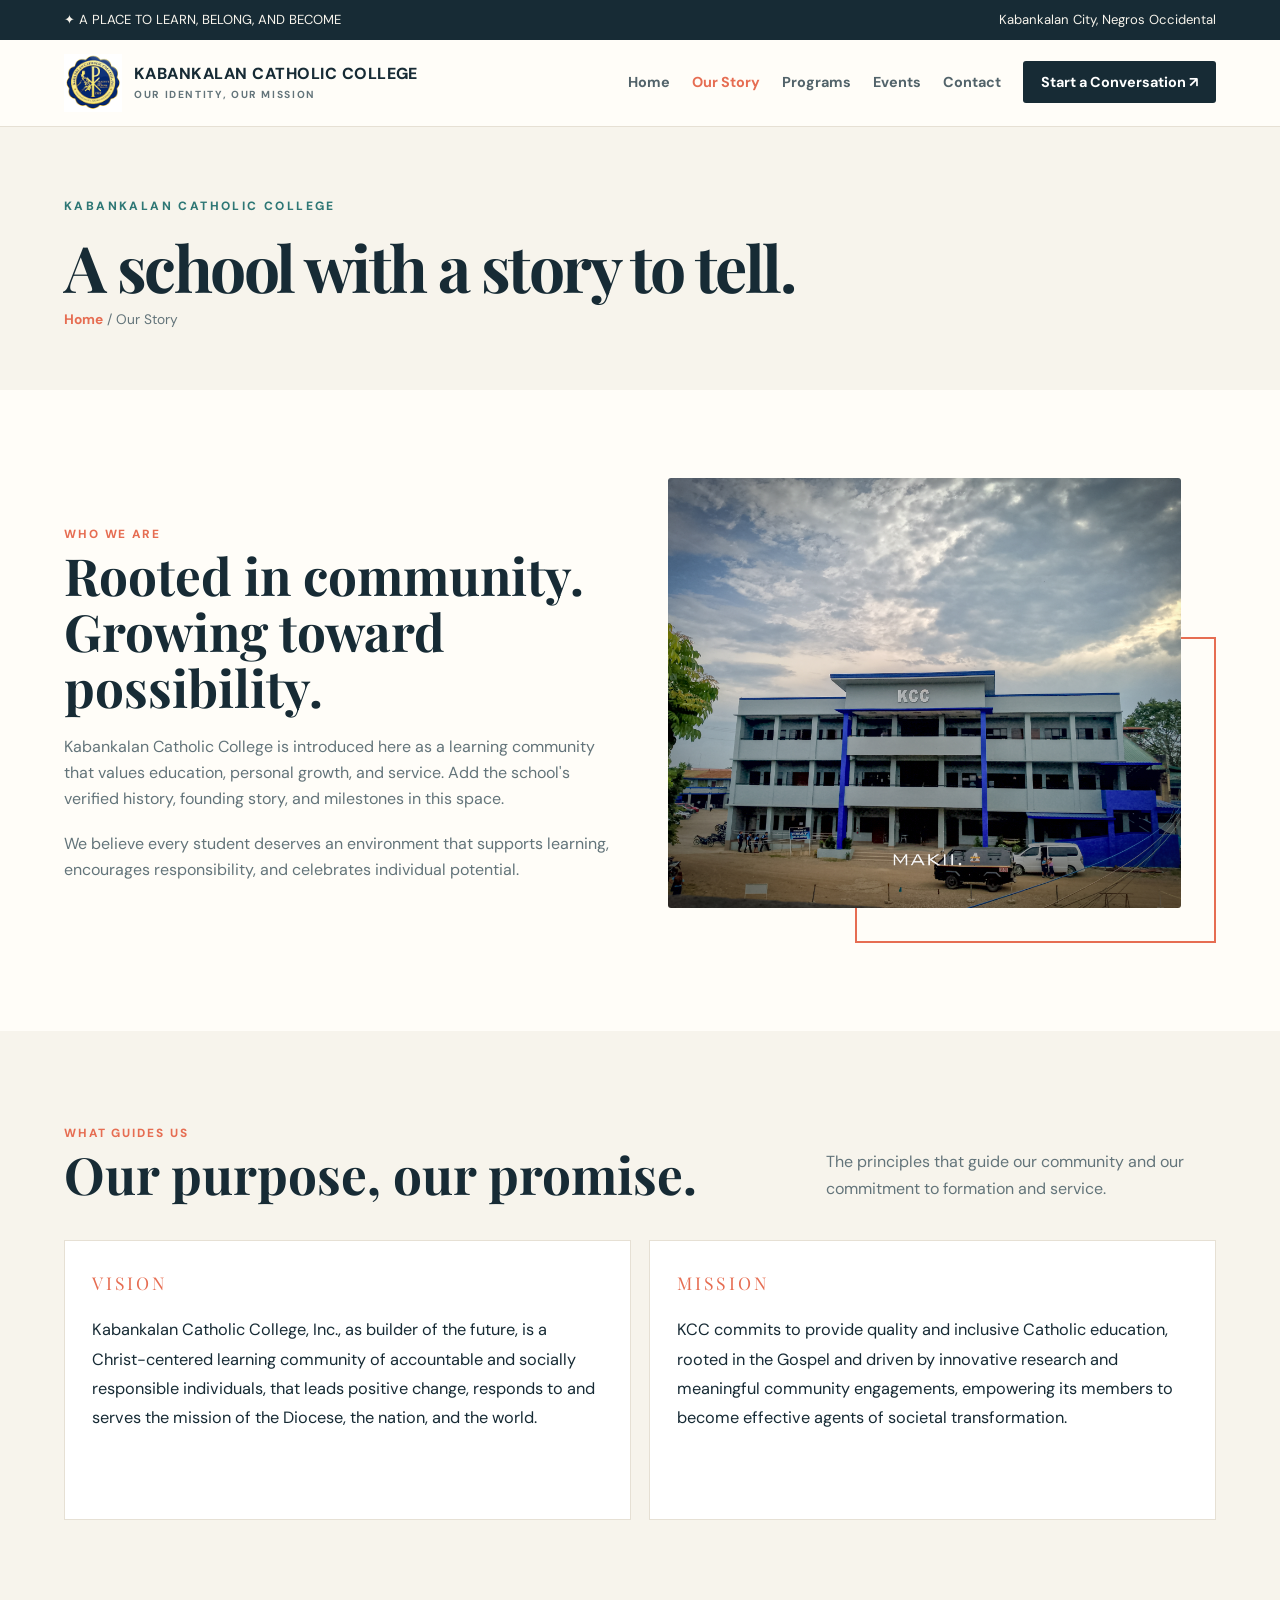
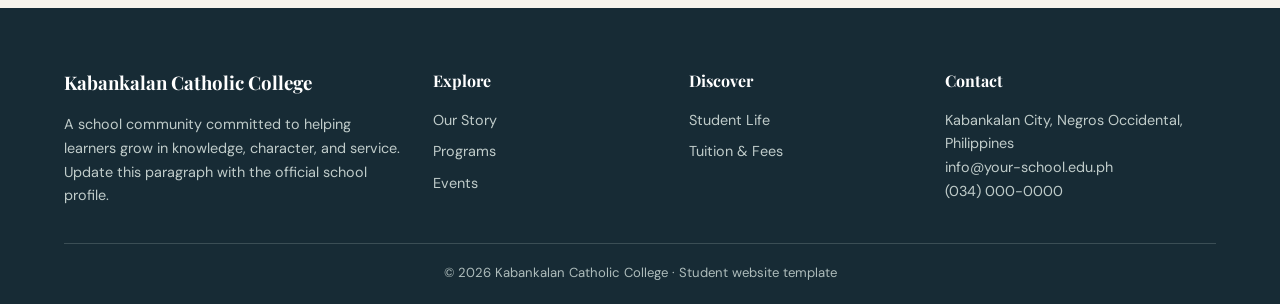
<file: about.html>
<!doctype html>

<html lang="en">

  <head>

    <meta charset="utf-8"><meta name="viewport" content="width=device-width, initial-scale=1">
<meta name="description" content="A school community where learning, character, and purpose come together.">
<title>Our Story | KCC</title><link rel="stylesheet" href="assets/css/style.css">

  </head>

  <body>

    <div class="announcement">

      <div class="wrap">

        <span>✦ A PLACE TO LEARN, BELONG, AND BECOME</span><span>Kabankalan City, Negros Occidental</span>

      </div>

    </div>

    <header class="header">

      <div class="wrap nav">

        <a class="logo" href="index.html"><img class="logo-image" src="assets/images/KCC.LOGO.png" alt="Kabankalan Catholic College logo"><span>KABANKALAN CATHOLIC COLLEGE<small>OUR IDENTITY, OUR MISSION</small></span></a>

        <button class="menu" aria-label="Open menu">

          ☰

        </button>

        <ul class="navlinks">

          <li>

            <a class="" href="index.html">Home</a>

          </li>

          <li>

            <a class="active" href="about.html">Our Story</a>

          </li>

          <li>

            <a class="" href="courses.html">Programs</a>

          </li>

          <li>

            <a class="" href="events.html">Events</a>

          </li>


          <li>

            <a class="" href="contact.html">Contact</a>

          </li>

          <li>

            <a class="apply" href="contact.html">Start a Conversation ↗</a>

          </li>

        </ul>

      </div>

    </header>

    <section class="page-head">

      <div class="wrap">

        <span class="kicker">KABANKALAN CATHOLIC COLLEGE</span>

        <h1 class="page-title">

          A school with a story to tell.

        </h1>

        <div class="crumb">

          <a href="index.html">Home</a> / Our Story

        </div>

      </div>

    </section>

    <main>

      <section class="section">

        <div class="wrap split">

          <div class="content">

            <span class="mini-label">Who we are</span>

            <h2>

              Rooted in community. Growing toward possibility.

            </h2>

            <p>

              Kabankalan Catholic College is introduced here as a learning community that values education, personal growth, and service. Add the school's verified history, founding story, and milestones in this space.

            </p>

            <p>

              We believe every student deserves an environment that supports learning, encourages responsibility, and celebrates individual potential.

            </p>

          </div>

          <div class="photo-stack">

            <img src="assets/images/IMG_20261001_153606_419.jpg" alt="Kabankalan Catholic College campus building">

          </div>

        </div>

      </section>

      <section class="section soft">

        <div class="wrap">

          <div class="section-top">

            <div>

              <span class="mini-label">What guides us</span>

              <h2>

                Our purpose, our promise.

              </h2>

            </div>

            <p>

              The principles that guide our community and our commitment to formation and service.

            </p>

          </div>

          <div class="identity-grid">

            <article class="tile">

              <span class="tile-number">VISION</span>

              <p>

                Kabankalan Catholic College, Inc., as builder of the future, is a Christ-centered learning community of accountable and socially responsible individuals, that leads positive change, responds to and serves the mission of the Diocese, the nation, and the world.

              </p>

            </article>

            <article class="tile">

              <span class="tile-number">MISSION</span>

              <p>

                KCC commits to provide quality and inclusive Catholic education, rooted in the Gospel and driven by innovative research and meaningful community engagements, empowering its members to become effective agents of societal transformation.

              </p>

            </article>

          </div>

        </div>

      </section>

    </main>

    <footer class="footer">

      <div class="wrap">

        <div class="footer-grid">

          <div>

            <h3>

              Kabankalan Catholic College

            </h3>

            <p>

              A school community committed to helping learners grow in knowledge, character, and service. Update this paragraph with the official school profile.

            </p>

          </div>

          <div>

            <h4>

              Explore

            </h4>

            <ul>

              <li>

                <a href="about.html">Our Story</a>

              </li>

              <li>

                <a href="courses.html">Programs</a>

              </li>

              <li>

                <a href="events.html">Events</a>

              </li>

            </ul>

          </div>

          <div>

            <h4>

              Discover

            </h4>

            <ul>


              <li>

                <a href="starter-page.html">Student Life</a>

              </li>

              <li>

                <a href="pricing.html">Tuition & Fees</a>

              </li>

            </ul>

          </div>

          <div>

            <h4>

              Contact

            </h4>

            <p>

              Kabankalan City, Negros Occidental, Philippines

            </p>

            <p>

              info@your-school.edu.ph

            </p>

            <p>

              (034) 000-0000

            </p>

          </div>

        </div>

        <div class="copyright">

          © <span data-year></span> Kabankalan Catholic College · Student website template

        </div>

      </div>

    </footer>

    <script src="assets/js/script.js"></script>

  </body>

</html>
</file>
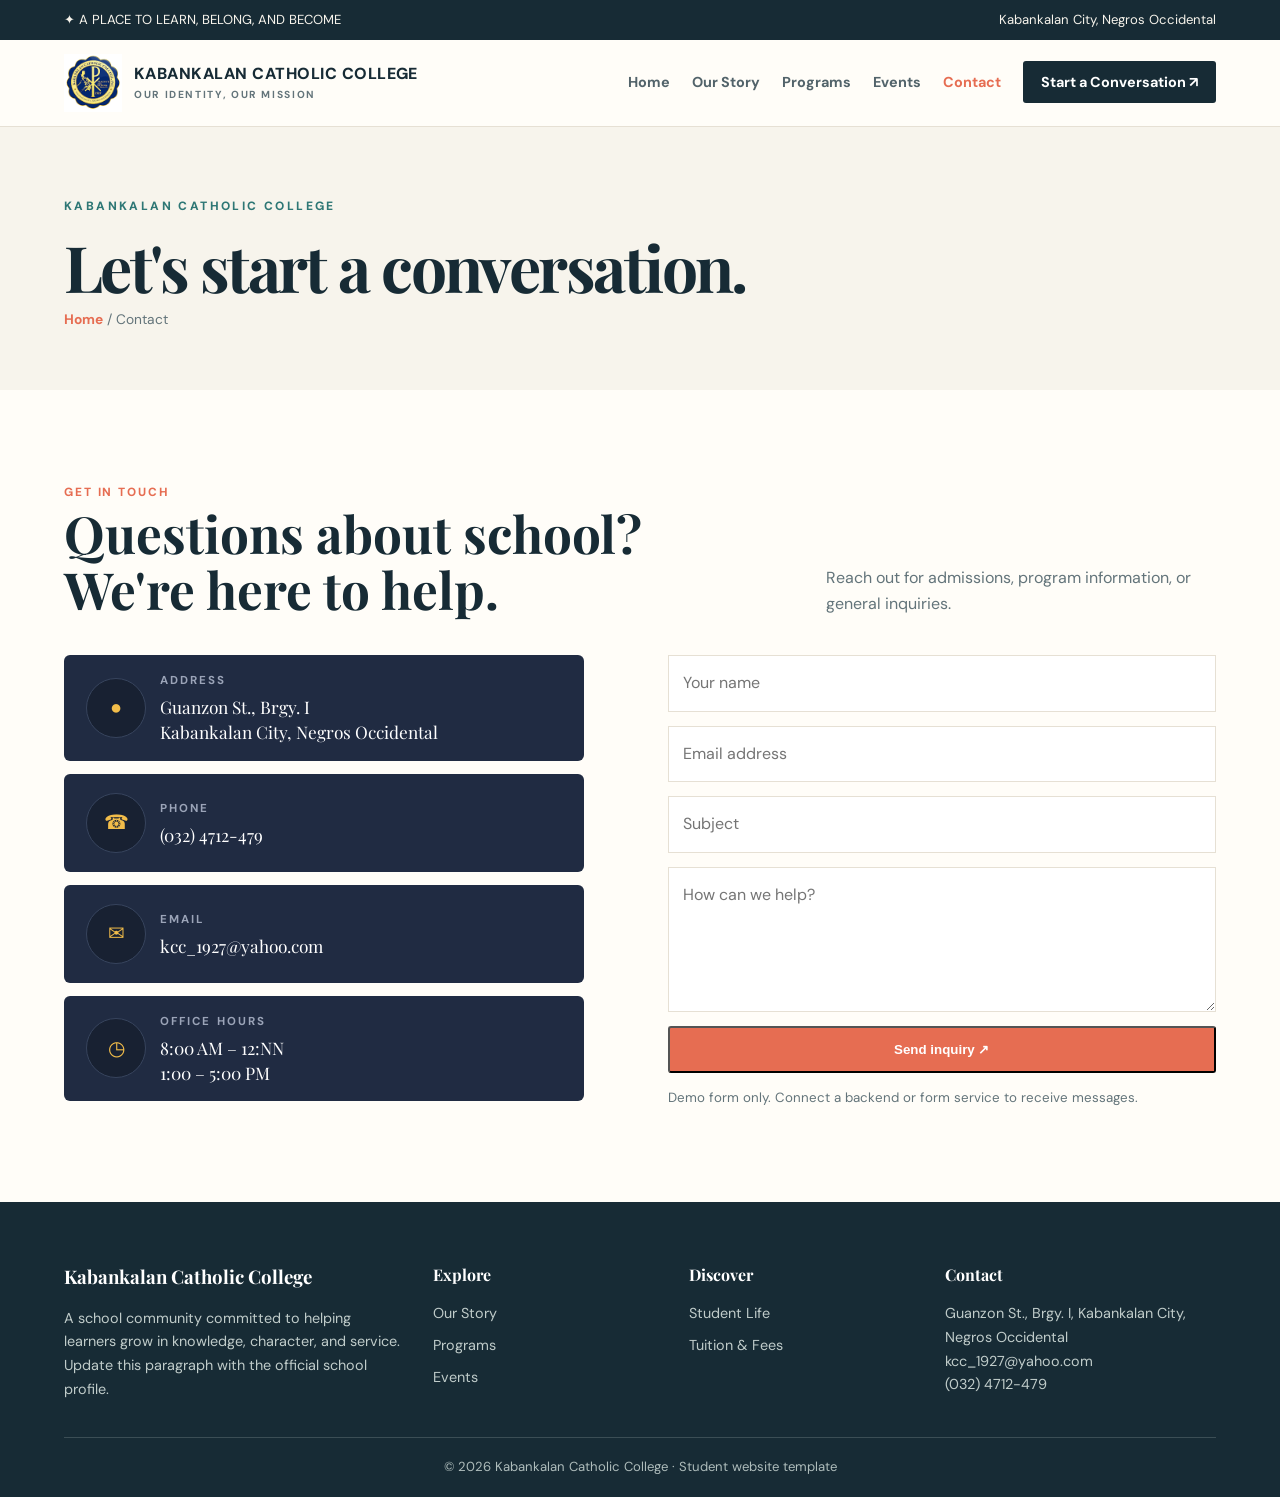
<file: contact.html>
<!doctype html>

<html lang="en">

  <head>

    <meta charset="utf-8"><meta name="viewport" content="width=device-width, initial-scale=1">
<meta name="description" content="A school community where learning, character, and purpose come together.">
<title>Contact | KCC</title><link rel="stylesheet" href="assets/css/style.css">

  </head>

  <body>

    <div class="announcement">

      <div class="wrap">

        <span>✦ A PLACE TO LEARN, BELONG, AND BECOME</span><span>Kabankalan City, Negros Occidental</span>

      </div>

    </div>

    <header class="header">

      <div class="wrap nav">

        <a class="logo" href="index.html"><img class="logo-image" src="assets/images/KCC.LOGO.png" alt="Kabankalan Catholic College logo"><span>KABANKALAN CATHOLIC COLLEGE<small>OUR IDENTITY, OUR MISSION</small></span></a>

        <button class="menu" aria-label="Open menu">

          ☰

        </button>

        <ul class="navlinks">

          <li>

            <a class="" href="index.html">Home</a>

          </li>

          <li>

            <a class="" href="about.html">Our Story</a>

          </li>

          <li>

            <a class="" href="courses.html">Programs</a>

          </li>

          <li>

            <a class="" href="events.html">Events</a>

          </li>


          <li>

            <a class="active" href="contact.html">Contact</a>

          </li>

          <li>

            <a class="apply" href="contact.html">Start a Conversation ↗</a>

          </li>

        </ul>

      </div>

    </header>

    <section class="page-head">

      <div class="wrap">

        <span class="kicker">KABANKALAN CATHOLIC COLLEGE</span>

        <h1 class="page-title">

          Let's start a conversation.

        </h1>

        <div class="crumb">

          <a href="index.html">Home</a> / Contact

        </div>

      </div>

    </section>

    <main>

      <section class="section">

        <div class="wrap">

          <div class="section-top">

            <div>

              <span class="mini-label">Get in touch</span>

              <h2>

                Questions about school? We're here to help.

              </h2>

            </div>

            <p>

              Reach out for admissions, program information, or general inquiries.

            </p>

          </div>

          <div class="split" style="align-items:start">

            <div class="contact-details">

              <div class="contact-box" data-icon="●">

                <b>Address</b><span>Guanzon St., Brgy. I<br>Kabankalan City, Negros Occidental</span>

              </div>

              <div class="contact-box" data-icon="☎">

                <b>Phone</b><span>(032) 4712-479</span>

              </div>

              <div class="contact-box" data-icon="✉">

                <b>Email</b><span>kcc_1927@yahoo.com</span>

              </div>

              <div class="contact-box" data-icon="◷">

                <b>Office hours</b><span>8:00 AM – 12:NN<br>1:00 – 5:00 PM</span>

              </div>

            </div>

            <form class="form" data-demo-form>

              <input required placeholder="Your name"><input required type="email" placeholder="Email address"><input placeholder="Subject"><textarea required placeholder="How can we help?"></textarea>

              <button class="btn" type="submit">

                Send inquiry ↗

              </button>

              <small class="muted">

                Demo form only. Connect a backend or form service to receive messages.

              </small>

            </form>

          </div>

        </div>

      </section>

    </main>

    <footer class="footer">

      <div class="wrap">

        <div class="footer-grid">

          <div>

            <h3>

              Kabankalan Catholic College

            </h3>

            <p>

              A school community committed to helping learners grow in knowledge, character, and service. Update this paragraph with the official school profile.

            </p>

          </div>

          <div>

            <h4>

              Explore

            </h4>

            <ul>

              <li>

                <a href="about.html">Our Story</a>

              </li>

              <li>

                <a href="courses.html">Programs</a>

              </li>

              <li>

                <a href="events.html">Events</a>

              </li>

            </ul>

          </div>

          <div>

            <h4>

              Discover

            </h4>

            <ul>


              <li>

                <a href="starter-page.html">Student Life</a>

              </li>

              <li>

                <a href="pricing.html">Tuition & Fees</a>

              </li>

            </ul>

          </div>

          <div>

            <h4>

              Contact

            </h4>

            <p>

              Guanzon St., Brgy. I, Kabankalan City, Negros Occidental

            </p>

            <p>

              kcc_1927@yahoo.com

            </p>

            <p>

              (032) 4712-479

            </p>

          </div>

        </div>

        <div class="copyright">

          © <span data-year></span> Kabankalan Catholic College · Student website template

        </div>

      </div>

    </footer>

    <script src="assets/js/script.js"></script>

  </body>

</html>
</file>
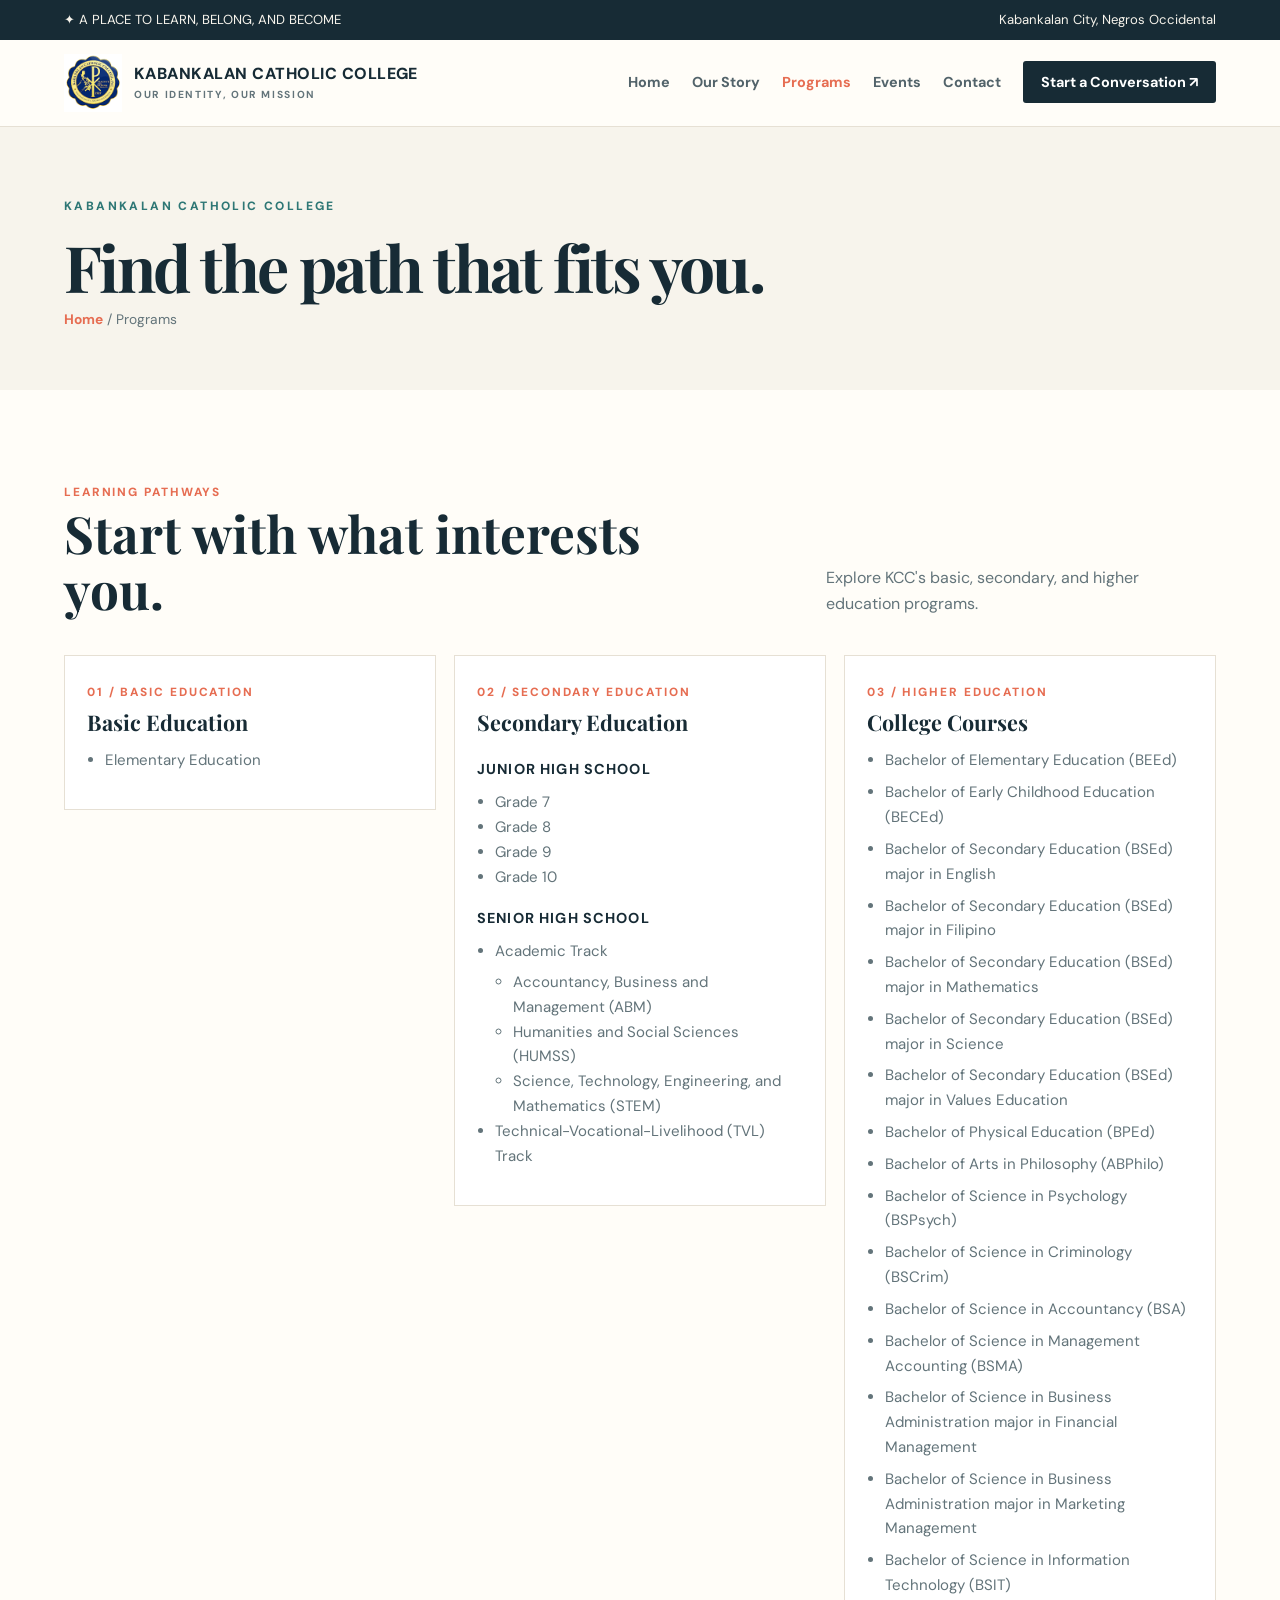
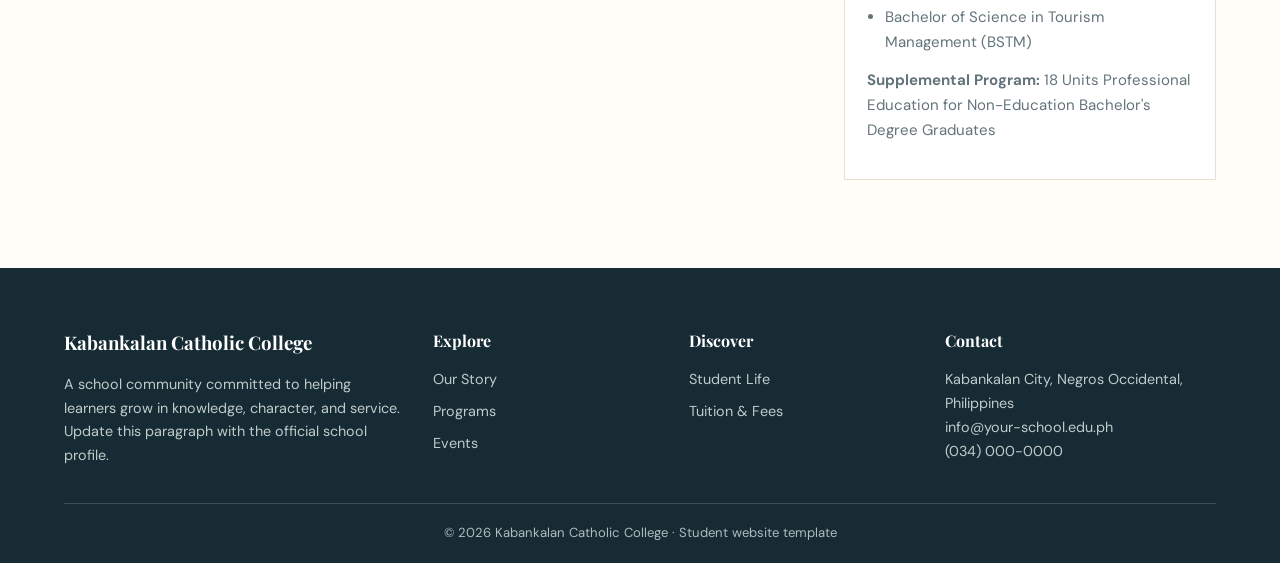
<file: courses.html>
<!doctype html>

<html lang="en">

  <head>

    <meta charset="utf-8"><meta name="viewport" content="width=device-width, initial-scale=1">
<meta name="description" content="A school community where learning, character, and purpose come together.">
<title>Programs | KCC</title><link rel="stylesheet" href="assets/css/style.css">

  </head>

  <body>

    <div class="announcement">

      <div class="wrap">

        <span>✦ A PLACE TO LEARN, BELONG, AND BECOME</span><span>Kabankalan City, Negros Occidental</span>

      </div>

    </div>

    <header class="header">

      <div class="wrap nav">

        <a class="logo" href="index.html"><img class="logo-image" src="assets/images/KCC.LOGO.png" alt="Kabankalan Catholic College logo"><span>KABANKALAN CATHOLIC COLLEGE<small>OUR IDENTITY, OUR MISSION</small></span></a>

        <button class="menu" aria-label="Open menu">

          ☰

        </button>

        <ul class="navlinks">

          <li>

            <a class="" href="index.html">Home</a>

          </li>

          <li>

            <a class="" href="about.html">Our Story</a>

          </li>

          <li>

            <a class="active" href="courses.html">Programs</a>

          </li>

          <li>

            <a class="" href="events.html">Events</a>

          </li>


          <li>

            <a class="" href="contact.html">Contact</a>

          </li>

          <li>

            <a class="apply" href="contact.html">Start a Conversation ↗</a>

          </li>

        </ul>

      </div>

    </header>

    <section class="page-head">

      <div class="wrap">

        <span class="kicker">KABANKALAN CATHOLIC COLLEGE</span>

        <h1 class="page-title">

          Find the path that fits you.

        </h1>

        <div class="crumb">

          <a href="index.html">Home</a> / Programs

        </div>

      </div>

    </section>

    <main>

      <section class="section">

        <div class="wrap">

          <div class="section-top">

            <div>

              <span class="mini-label">Learning pathways</span>

              <h2>

                Start with what interests you.

              </h2>

            </div>

            <p>

              Explore KCC's basic, secondary, and higher education programs.

            </p>

          </div>

          <div class="tiles program-tiles">

            <article class="course-card">

              <div class="inner">

                <span class="mini-label">01 / Basic Education</span>

                <h3>

                  Basic Education

                </h3>

                <ul class="course-list">
                  <li>Elementary Education</li>
                </ul>

              </div>

            </article>

            <article class="course-card">

              <div class="inner">

                <span class="mini-label">02 / Secondary Education</span>

                <h3>

                  Secondary Education

                </h3>

                <h4>Junior High School</h4>
                <ul class="course-list">
                  <li>Grade 7</li>
                  <li>Grade 8</li>
                  <li>Grade 9</li>
                  <li>Grade 10</li>
                </ul>

                <h4>Senior High School</h4>
                <ul class="course-list">
                  <li>Academic Track
                    <ul>
                      <li>Accountancy, Business and Management (ABM)</li>
                      <li>Humanities and Social Sciences (HUMSS)</li>
                      <li>Science, Technology, Engineering, and Mathematics (STEM)</li>
                    </ul>
                  </li>
                  <li>Technical-Vocational-Livelihood (TVL) Track</li>
                </ul>

              </div>

            </article>

            <article class="course-card">

              <div class="inner">

                <span class="mini-label">03 / Higher Education</span>

                <h3>

                  College Courses

                </h3>

                <ul class="course-list college-list">
                  <li>Bachelor of Elementary Education (BEEd)</li>
                  <li>Bachelor of Early Childhood Education (BECEd)</li>
                  <li>Bachelor of Secondary Education (BSEd) major in English</li>
                  <li>Bachelor of Secondary Education (BSEd) major in Filipino</li>
                  <li>Bachelor of Secondary Education (BSEd) major in Mathematics</li>
                  <li>Bachelor of Secondary Education (BSEd) major in Science</li>
                  <li>Bachelor of Secondary Education (BSEd) major in Values Education</li>
                  <li>Bachelor of Physical Education (BPEd)</li>
                  <li>Bachelor of Arts in Philosophy (ABPhilo)</li>
                  <li>Bachelor of Science in Psychology (BSPsych)</li>
                  <li>Bachelor of Science in Criminology (BSCrim)</li>
                  <li>Bachelor of Science in Accountancy (BSA)</li>
                  <li>Bachelor of Science in Management Accounting (BSMA)</li>
                  <li>Bachelor of Science in Business Administration major in Financial Management</li>
                  <li>Bachelor of Science in Business Administration major in Marketing Management</li>
                  <li>Bachelor of Science in Information Technology (BSIT)</li>
                  <li>Bachelor of Science in Tourism Management (BSTM)</li>
                </ul>

                <p><strong>Supplemental Program:</strong> 18 Units Professional Education for Non-Education Bachelor's Degree Graduates</p>

              </div>

            </article>

          </div>

        </div>

      </section>

    </main>

    <footer class="footer">

      <div class="wrap">

        <div class="footer-grid">

          <div>

            <h3>

              Kabankalan Catholic College

            </h3>

            <p>

              A school community committed to helping learners grow in knowledge, character, and service. Update this paragraph with the official school profile.

            </p>

          </div>

          <div>

            <h4>

              Explore

            </h4>

            <ul>

              <li>

                <a href="about.html">Our Story</a>

              </li>

              <li>

                <a href="courses.html">Programs</a>

              </li>

              <li>

                <a href="events.html">Events</a>

              </li>

            </ul>

          </div>

          <div>

            <h4>

              Discover

            </h4>

            <ul>


              <li>

                <a href="starter-page.html">Student Life</a>

              </li>

              <li>

                <a href="pricing.html">Tuition & Fees</a>

              </li>

            </ul>

          </div>

          <div>

            <h4>

              Contact

            </h4>

            <p>

              Kabankalan City, Negros Occidental, Philippines

            </p>

            <p>

              info@your-school.edu.ph

            </p>

            <p>

              (034) 000-0000

            </p>

          </div>

        </div>

        <div class="copyright">

          © <span data-year></span> Kabankalan Catholic College · Student website template

        </div>

      </div>

    </footer>

    <script src="assets/js/script.js"></script>

  </body>

</html>
</file>
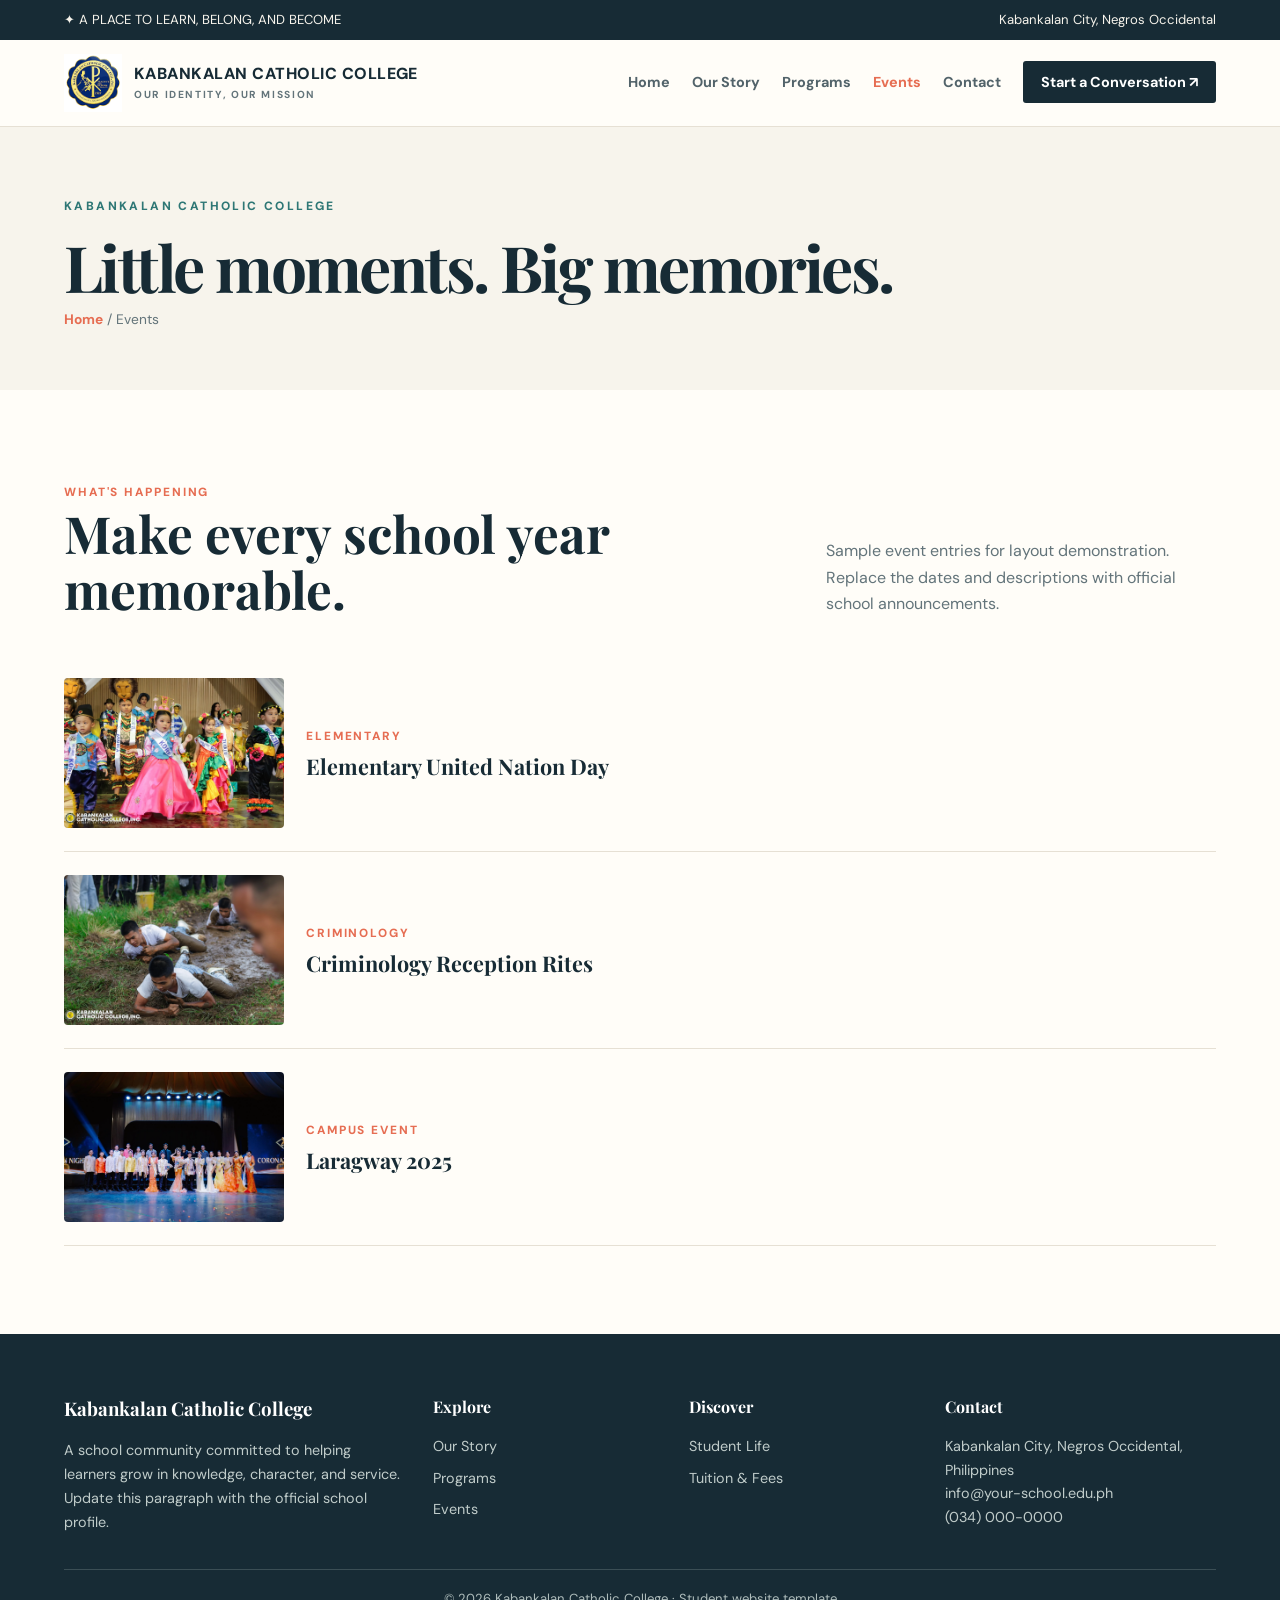
<file: events.html>
<!doctype html>

<html lang="en">

  <head>

    <meta charset="utf-8"><meta name="viewport" content="width=device-width, initial-scale=1">
<meta name="description" content="A school community where learning, character, and purpose come together.">
<title>Events | KCC</title><link rel="stylesheet" href="assets/css/style.css">

  </head>

  <body>

    <div class="announcement">

      <div class="wrap">

        <span>✦ A PLACE TO LEARN, BELONG, AND BECOME</span><span>Kabankalan City, Negros Occidental</span>

      </div>

    </div>

    <header class="header">

      <div class="wrap nav">

        <a class="logo" href="index.html"><img class="logo-image" src="assets/images/KCC.LOGO.png" alt="Kabankalan Catholic College logo"><span>KABANKALAN CATHOLIC COLLEGE<small>OUR IDENTITY, OUR MISSION</small></span></a>

        <button class="menu" aria-label="Open menu">

          ☰

        </button>

        <ul class="navlinks">

          <li>

            <a class="" href="index.html">Home</a>

          </li>

          <li>

            <a class="" href="about.html">Our Story</a>

          </li>

          <li>

            <a class="" href="courses.html">Programs</a>

          </li>

          <li>

            <a class="active" href="events.html">Events</a>

          </li>


          <li>

            <a class="" href="contact.html">Contact</a>

          </li>

          <li>

            <a class="apply" href="contact.html">Start a Conversation ↗</a>

          </li>

        </ul>

      </div>

    </header>

    <section class="page-head">

      <div class="wrap">

        <span class="kicker">KABANKALAN CATHOLIC COLLEGE</span>

        <h1 class="page-title">

          Little moments. Big memories.

        </h1>

        <div class="crumb">

          <a href="index.html">Home</a> / Events

        </div>

      </div>

    </section>

    <main>

      <section class="section">

        <div class="wrap">

          <div class="section-top">

            <div>

              <span class="mini-label">What's happening</span>

              <h2>

                Make every school year memorable.

              </h2>

            </div>

            <p>

              Sample event entries for layout demonstration. Replace the dates and descriptions with official school announcements.

            </p>

          </div>

          <div class="event event-with-photo">

            <img class="event-photo" src="assets/images/elementary UN DAY.webp" alt="Elementary United Nation Day">

            <div>

              <span class="mini-label">Elementary</span>

              <h3>

                Elementary United Nation Day

              </h3>

            </div>

          </div>

          <div class="event event-with-photo">

            <img class="event-photo" src="assets/images/crim reception rites.webp" alt="Criminology Reception Rites">

            <div>

              <span class="mini-label">Criminology</span>

              <h3>

                Criminology Reception Rites

              </h3>

            </div>

          </div>

          <div class="event event-with-photo">

            <img class="event-photo" src="assets/images/laragway 2025.webp" alt="Laragway 2025">

            <div>

              <span class="mini-label">Campus Event</span>

              <h3>

                Laragway 2025

              </h3>

            </div>

          </div>


        </div>

      </section>

    </main>

    <footer class="footer">

      <div class="wrap">

        <div class="footer-grid">

          <div>

            <h3>

              Kabankalan Catholic College

            </h3>

            <p>

              A school community committed to helping learners grow in knowledge, character, and service. Update this paragraph with the official school profile.

            </p>

          </div>

          <div>

            <h4>

              Explore

            </h4>

            <ul>

              <li>

                <a href="about.html">Our Story</a>

              </li>

              <li>

                <a href="courses.html">Programs</a>

              </li>

              <li>

                <a href="events.html">Events</a>

              </li>

            </ul>

          </div>

          <div>

            <h4>

              Discover

            </h4>

            <ul>


              <li>

                <a href="starter-page.html">Student Life</a>

              </li>

              <li>

                <a href="pricing.html">Tuition & Fees</a>

              </li>

            </ul>

          </div>

          <div>

            <h4>

              Contact

            </h4>

            <p>

              Kabankalan City, Negros Occidental, Philippines

            </p>

            <p>

              info@your-school.edu.ph

            </p>

            <p>

              (034) 000-0000

            </p>

          </div>

        </div>

        <div class="copyright">

          © <span data-year></span> Kabankalan Catholic College · Student website template

        </div>

      </div>

    </footer>

    <script src="assets/js/script.js"></script>

  </body>

</html>
</file>
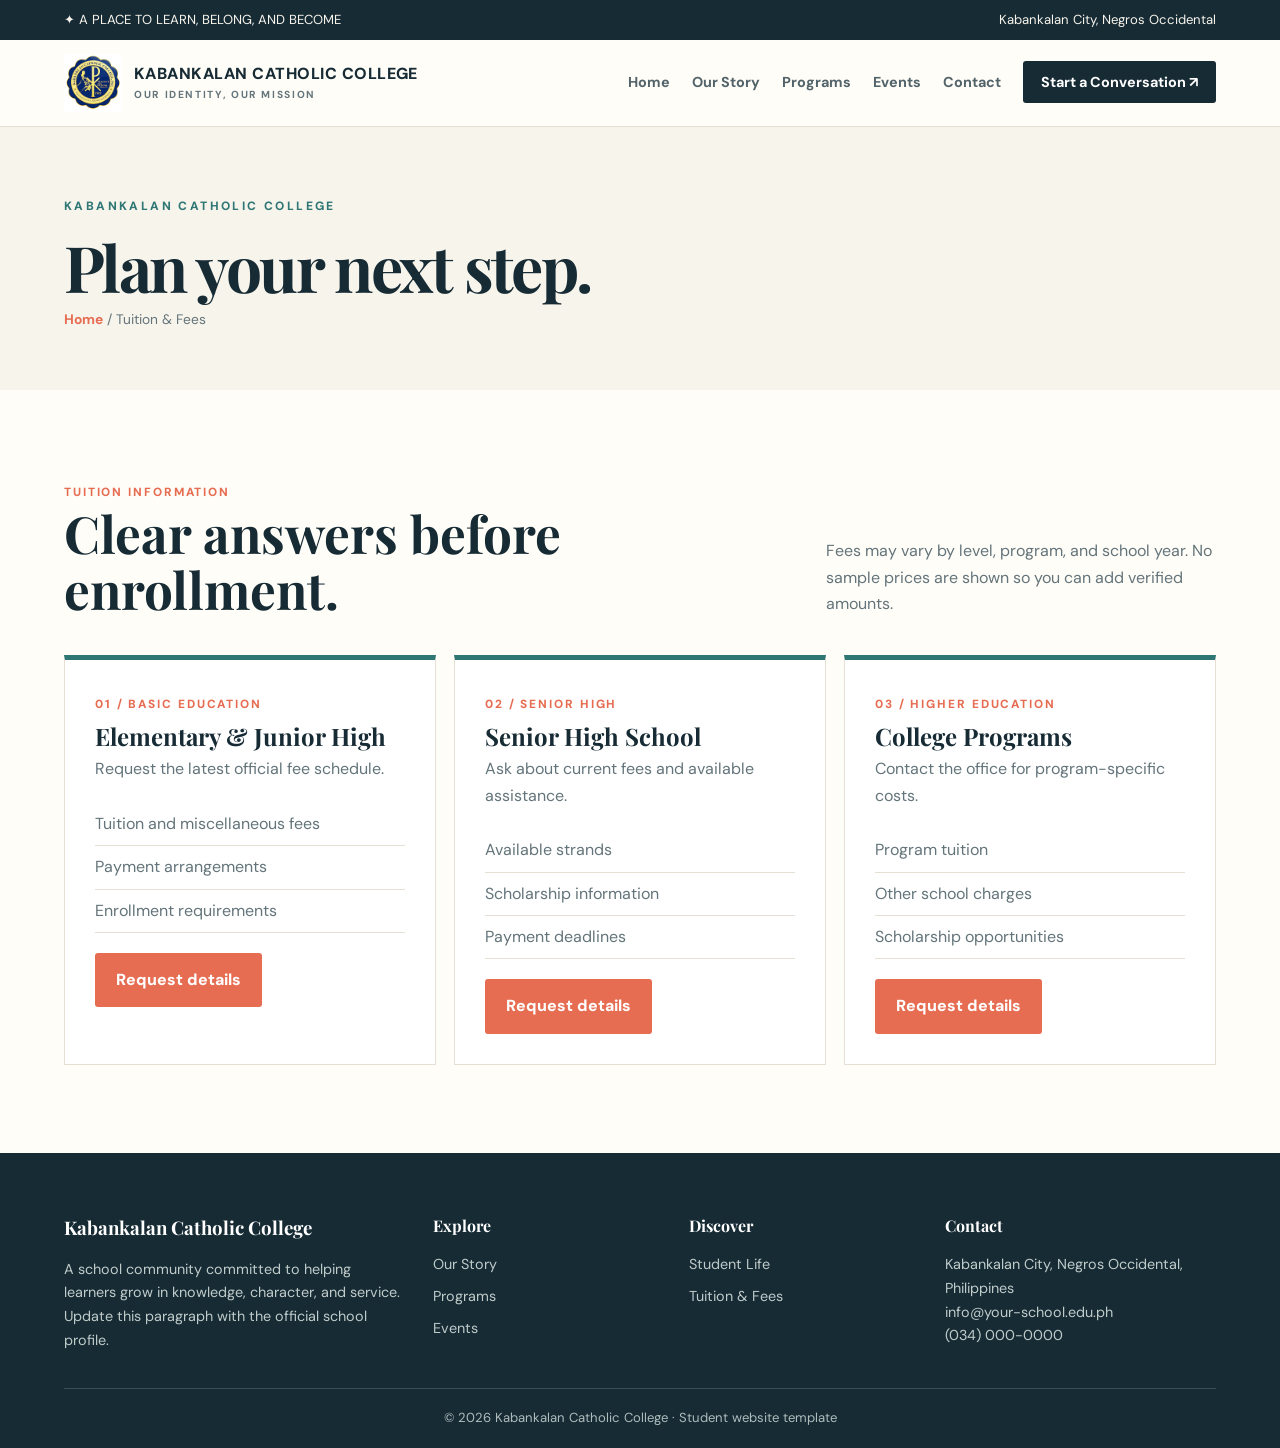
<file: pricing.html>
<!doctype html>

<html lang="en">

  <head>

    <meta charset="utf-8"><meta name="viewport" content="width=device-width, initial-scale=1">
<meta name="description" content="A school community where learning, character, and purpose come together.">
<title>Tuition & Fees | KCC</title><link rel="stylesheet" href="assets/css/style.css">

  </head>

  <body>

    <div class="announcement">

      <div class="wrap">

        <span>✦ A PLACE TO LEARN, BELONG, AND BECOME</span><span>Kabankalan City, Negros Occidental</span>

      </div>

    </div>

    <header class="header">

      <div class="wrap nav">

        <a class="logo" href="index.html"><img class="logo-image" src="assets/images/KCC.LOGO.png" alt="Kabankalan Catholic College logo"><span>KABANKALAN CATHOLIC COLLEGE<small>OUR IDENTITY, OUR MISSION</small></span></a>

        <button class="menu" aria-label="Open menu">

          ☰

        </button>

        <ul class="navlinks">

          <li>

            <a class="" href="index.html">Home</a>

          </li>

          <li>

            <a class="" href="about.html">Our Story</a>

          </li>

          <li>

            <a class="" href="courses.html">Programs</a>

          </li>

          <li>

            <a class="" href="events.html">Events</a>

          </li>


          <li>

            <a class="" href="contact.html">Contact</a>

          </li>

          <li>

            <a class="apply" href="contact.html">Start a Conversation ↗</a>

          </li>

        </ul>

      </div>

    </header>

    <section class="page-head">

      <div class="wrap">

        <span class="kicker">KABANKALAN CATHOLIC COLLEGE</span>

        <h1 class="page-title">

          Plan your next step.

        </h1>

        <div class="crumb">

          <a href="index.html">Home</a> / Tuition & Fees

        </div>

      </div>

    </section>

    <main>

      <section class="section">

        <div class="wrap">

          <div class="section-top">

            <div>

              <span class="mini-label">Tuition information</span>

              <h2>

                Clear answers before enrollment.

              </h2>

            </div>

            <p>

              Fees may vary by level, program, and school year. No sample prices are shown so you can add verified amounts.

            </p>

          </div>

          <div class="tiles">

            <article class="price-card">

              <span class="mini-label">01 / Basic Education</span>

              <h3>

                Elementary & Junior High

              </h3>

              <p class="muted">

                Request the latest official fee schedule.

              </p>

              <ul>

                <li>

                  Tuition and miscellaneous fees

                </li>

                <li>

                  Payment arrangements

                </li>

                <li>

                  Enrollment requirements

                </li>

              </ul>

              <a class="btn" href="contact.html">Request details</a>

            </article>

            <article class="price-card">

              <span class="mini-label">02 / Senior High</span>

              <h3>

                Senior High School

              </h3>

              <p class="muted">

                Ask about current fees and available assistance.

              </p>

              <ul>

                <li>

                  Available strands

                </li>

                <li>

                  Scholarship information

                </li>

                <li>

                  Payment deadlines

                </li>

              </ul>

              <a class="btn" href="contact.html">Request details</a>

            </article>

            <article class="price-card">

              <span class="mini-label">03 / Higher Education</span>

              <h3>

                College Programs

              </h3>

              <p class="muted">

                Contact the office for program-specific costs.

              </p>

              <ul>

                <li>

                  Program tuition

                </li>

                <li>

                  Other school charges

                </li>

                <li>

                  Scholarship opportunities

                </li>

              </ul>

              <a class="btn" href="contact.html">Request details</a>

            </article>

          </div>

        </div>

      </section>

    </main>

    <footer class="footer">

      <div class="wrap">

        <div class="footer-grid">

          <div>

            <h3>

              Kabankalan Catholic College

            </h3>

            <p>

              A school community committed to helping learners grow in knowledge, character, and service. Update this paragraph with the official school profile.

            </p>

          </div>

          <div>

            <h4>

              Explore

            </h4>

            <ul>

              <li>

                <a href="about.html">Our Story</a>

              </li>

              <li>

                <a href="courses.html">Programs</a>

              </li>

              <li>

                <a href="events.html">Events</a>

              </li>

            </ul>

          </div>

          <div>

            <h4>

              Discover

            </h4>

            <ul>


              <li>

                <a href="starter-page.html">Student Life</a>

              </li>

              <li>

                <a href="pricing.html">Tuition & Fees</a>

              </li>

            </ul>

          </div>

          <div>

            <h4>

              Contact

            </h4>

            <p>

              Kabankalan City, Negros Occidental, Philippines

            </p>

            <p>

              info@your-school.edu.ph

            </p>

            <p>

              (034) 000-0000

            </p>

          </div>

        </div>

        <div class="copyright">

          © <span data-year></span> Kabankalan Catholic College · Student website template

        </div>

      </div>

    </footer>

    <script src="assets/js/script.js"></script>

  </body>

</html>
</file>
<file: assets/css/style.css>
@import url('https://fonts.googleapis.com/css2?family=DM+Sans:wght@400;500;600;700&family=Playfair+Display:wght@600;700;800&display=swap');

:root {
  --ink: #172b35;
  --muted: #63747a;
  --cream: #f7f4ec;
  --paper: #fffdf8;
  --coral: #e66d52;
  --teal: #2e7775;
  --line: #e6e0d4;
  --shadow: 0 18px 45px rgba(23, 43, 53, 0.10);
}

/* Base */
* {
  box-sizing: border-box;
  margin: 0;
  padding: 0;
}

html {
  scroll-behavior: smooth;
}

body {
  background: var(--paper);
  color: var(--ink);
  font-family: 'DM Sans', Arial, sans-serif;
  line-height: 1.65;
}

a {
  color: inherit;
  text-decoration: none;
}

img {
  display: block;
  max-width: 100%;
}

.wrap {
  width: min(1160px, 90%);
  margin: auto;
}

.muted {
  color: var(--muted);
}

/* Announcement and header */
.announcement {
  background: var(--ink);
  color: #f7f4ec;
  font-size: 0.82rem;
  padding: 9px 0;
}

.announcement .wrap {
  display: flex;
  flex-wrap: wrap;
  justify-content: space-between;
  gap: 12px;
}

.header {
  background: var(--paper);
  border-bottom: 1px solid var(--line);
  position: sticky;
  top: 0;
  z-index: 20;
}

.nav {
  min-height: 86px;
  display: flex;
  align-items: center;
  justify-content: space-between;
  gap: 24px;
}

.logo {
  display: flex;
  align-items: center;
  gap: 12px;
  font-weight: 800;
  letter-spacing: 0.03em;
}

.logo-image {
  width: 58px;
  height: 58px;
  object-fit: contain;
}

.logo-symbol {
  width: 46px;
  height: 46px;
  display: grid;
  place-items: center;
  background: var(--coral);
  border-radius: 14px 14px 14px 3px;
  color: #fff;
  font-family: 'Playfair Display', serif;
  font-size: 1.45rem;
}

.logo small {
  display: block;
  color: var(--muted);
  font-size: 0.64rem;
  font-weight: 700;
  letter-spacing: 0.16em;
}

.navlinks {
  display: flex;
  align-items: center;
  gap: 22px;
  list-style: none;
}

.navlinks a {
  color: #52636a;
  font-size: 0.9rem;
  font-weight: 700;
}

.navlinks a:hover,
.navlinks a.active {
  color: var(--coral);
}

.navlinks .apply {
  background: var(--ink);
  border-radius: 3px;
  color: white;
  padding: 12px 18px;
}

.menu {
  display: none;
  background: none;
  border: 0;
  color: var(--ink);
  font-size: 1.8rem;
}

/* Hero */
.hero {
  background: var(--cream);
  padding: 55px 0 70px;
  overflow: hidden;
}

.hero-grid {
  display: grid;
  grid-template-columns: 0.9fr 1.1fr;
  align-items: center;
  gap: 45px;
}

.kicker {
  display: block;
  margin-bottom: 18px;
  color: var(--teal);
  font-size: 0.75rem;
  font-weight: 800;
  letter-spacing: 0.2em;
  text-transform: uppercase;
}

.hero h1,
.page-title {
  margin-bottom: 24px;
  font-family: 'Playfair Display', Georgia, serif;
  font-size: clamp(3rem, 6vw, 5.6rem);
  letter-spacing: -0.04em;
  line-height: 1.02;
}

.hero h1 em {
  color: var(--coral);
  font-style: normal;
}

.hero-copy {
  max-width: 500px;
  margin-bottom: 28px;
  color: var(--muted);
  font-size: 1.08rem;
}

.actions {
  display: flex;
  flex-wrap: wrap;
  gap: 12px;
}

.btn {
  display: inline-block;
  background: var(--coral);
  border-radius: 3px;
  color: #fff;
  font-weight: 800;
  padding: 14px 21px;
  transition: 0.2s;
}

.btn:hover {
  transform: translateY(-3px);
}

.btn-ghost {
  background: transparent;
  border: 1px solid var(--ink);
  color: var(--ink);
}

.hero-visual {
  min-height: 500px;
  position: relative;
}

.hero-photo {
  width: 82%;
  height: 470px;
  margin-left: auto;
  background: var(--paper);
  border-radius: 48% 48% 5px 5px;
  object-fit: cover;
}

.hero-stamp {
  width: 190px;
  position: absolute;
  bottom: 30px;
  left: 0;
  background: var(--teal);
  box-shadow: var(--shadow);
  color: #fff;
  padding: 23px;
  transform: rotate(-5deg);
}

.hero-stamp strong {
  display: block;
  font-family: 'Playfair Display', serif;
  font-size: 1.8rem;
  line-height: 1.1;
}

.hero-stamp span {
  font-size: 0.78rem;
}

.scribble {
  position: absolute;
  top: 5px;
  right: 0;
  color: var(--coral);
  font-family: 'Playfair Display', serif;
  font-size: 2rem;
  transform: rotate(8deg);
}

/* Shared sections */
.section {
  padding: 88px 0;
}

.soft {
  background: var(--cream);
}

.section-top {
  display: flex;
  align-items: end;
  justify-content: space-between;
  gap: 30px;
  margin-bottom: 38px;
}

.section-top h2,
.content h2 {
  max-width: 650px;
  font-family: 'Playfair Display', serif;
  font-size: clamp(2rem, 4vw, 3.3rem);
  line-height: 1.1;
}

.section-top p {
  max-width: 390px;
  color: var(--muted);
}

.split {
  display: grid;
  grid-template-columns: 1fr 1fr;
  align-items: center;
  gap: 55px;
}

.photo-stack {
  position: relative;
  padding: 0 35px 35px 0;
}

.photo-stack img {
  width: 100%;
  height: 430px;
  border-radius: 3px;
  object-fit: cover;
}

.photo-stack::after {
  content: '';
  width: 65%;
  height: 65%;
  position: absolute;
  right: 0;
  bottom: 0;
  border: 2px solid var(--coral);
  z-index: -1;
}

.content p {
  margin: 18px 0;
  color: var(--muted);
}

.mini-label {
  color: var(--coral);
  font-size: 0.74rem;
  font-weight: 800;
  letter-spacing: 0.16em;
  text-transform: uppercase;
}

.tiles {
  display: grid;
  grid-template-columns: repeat(3, 1fr);
  gap: 18px;
}

.tile {
  min-height: 230px;
  background: #fff;
  border: 1px solid var(--line);
  padding: 27px;
  transition: 0.2s;
}

.tile:hover {
  box-shadow: var(--shadow);
  transform: translateY(-4px);
}

.tile-number {
  color: var(--coral);
  font-family: 'Playfair Display', serif;
  font-size: 2rem;
}

.tile h3 {
  margin: 13px 0 8px;
  font-family: 'Playfair Display', serif;
  font-size: 1.35rem;
}

.tile p {
  color: var(--muted);
  font-size: 0.94rem;
}

.identity-grid {
  display: grid;
  grid-template-columns: repeat(2, 1fr);
  gap: 18px;
}

.identity-grid .tile {
  min-height: 280px;
}

.identity-grid .tile-number {
  display: block;
  margin-bottom: 18px;
  font-size: 1.1rem;
  letter-spacing: 0.16em;
}

.identity-grid .tile p {
  color: var(--ink);
  font-size: 1.02rem;
  line-height: 1.8;
}

/* Cards */
.course-card {
  background: #fff;
  border: 1px solid var(--line);
}

.course-card img {
  width: 100%;
  height: 210px;
  object-fit: cover;
}

.course-card .inner {
  padding: 22px;
}

.course-card h3,
.profile h3,
.price-card h3,
.sidebox h3 {
  font-family: 'Playfair Display', serif;
}

.course-card h3 {
  font-size: 1.35rem;
}

.course-card p {
  margin: 8px 0 14px;
  color: var(--muted);
  font-size: 0.94rem;
}

.program-tiles {
  align-items: start;
}

.course-card h4 {
  margin: 18px 0 8px;
  font-size: 0.9rem;
  text-transform: uppercase;
  letter-spacing: 0.08em;
}

.course-list {
  margin: 8px 0 14px;
  padding-left: 18px;
  color: var(--muted);
  font-size: 0.94rem;
}

.course-list ul {
  margin-top: 6px;
  padding-left: 18px;
}

.college-list li {
  margin-bottom: 7px;
}

.text-link {
  color: var(--teal);
  font-weight: 800;
}

.quote-band {
  background: var(--teal);
  color: white;
  padding: 70px 0;
}

.quote-band blockquote {
  max-width: 900px;
  font-family: 'Playfair Display', serif;
  font-size: clamp(1.8rem, 4vw, 3.3rem);
  line-height: 1.2;
}

.quote-band p {
  margin-top: 20px;
  color: #d7e9e5;
}

/* Page headings */
.page-head {
  background: var(--cream);
  padding: 70px 0 60px;
}

.page-head .page-title {
  margin: 8px 0;
  font-size: clamp(2.8rem, 5vw, 4.6rem);
}

.crumb {
  color: var(--muted);
  font-size: 0.86rem;
}

.crumb a {
  color: var(--coral);
  font-weight: 700;
}

.stats {
  display: grid;
  grid-template-columns: repeat(4, 1fr);
  gap: 12px;
  padding: 32px 0;
}

.stat {
  border-left: 3px solid var(--coral);
  padding-left: 18px;
}

.stat strong {
  display: block;
  font-family: 'Playfair Display', serif;
  font-size: 2rem;
}

.stat span {
  color: var(--muted);
  font-size: 0.82rem;
}

/* Two-column content */
.two-col {
  display: grid;
  grid-template-columns: 1.8fr 1fr;
  gap: 40px;
}

.sidebox {
  height: max-content;
  background: var(--cream);
  padding: 26px;
}

.sidebox h3 {
  margin-bottom: 14px;
  font-size: 1.5rem;
}

.sidebox p,
.sidebox li {
  color: var(--muted);
  font-size: 0.92rem;
}

.sidebox ul {
  padding-left: 18px;
}

/* Events */
.event {
  display: grid;
  grid-template-columns: 100px 1fr;
  gap: 22px;
  border-bottom: 1px solid var(--line);
  padding: 23px 0;
}

.event-date {
  background: var(--ink);
  color: white;
  padding: 12px;
  text-align: center;
}

.event-date b {
  display: block;
  color: #f2a28e;
  font-family: 'Playfair Display', serif;
  font-size: 2rem;
  line-height: 1.1;
}

.event h3 {
  font-family: 'Playfair Display', serif;
  font-size: 1.35rem;
}

.event p {
  color: var(--muted);
}

.event-with-photo {
  grid-template-columns: 220px 1fr;
  align-items: center;
}

.event-photo {
  width: 220px;
  height: 150px;
  border-radius: 4px;
  object-fit: cover;
}

/* Profiles and fees */
.profile {
  background: #fff;
  border: 1px solid var(--line);
  text-align: center;
}

.profile img {
  width: 100%;
  height: 280px;
  object-fit: cover;
}

.profile div {
  padding: 20px;
}

.profile h3 {
  font-size: 1.3rem;
}

.profile p {
  color: var(--muted);
  font-size: 0.9rem;
}

.price-card {
  background: #fff;
  border: 1px solid var(--line);
  border-top: 5px solid var(--teal);
  padding: 30px;
}

.price-card h3 {
  font-size: 1.5rem;
}

.price-card ul {
  margin: 20px 0;
  color: var(--muted);
  list-style: none;
}

.price-card li {
  border-bottom: 1px solid var(--line);
  padding: 8px 0;
}

/* Forms */
.form {
  display: grid;
  gap: 14px;
}

.form input,
.form textarea,
.form select {
  width: 100%;
  background: #fff;
  border: 1px solid var(--line);
  font: inherit;
  padding: 14px;
}

.form textarea {
  min-height: 145px;
}

.contact-box {
  margin-bottom: 13px;
  min-height: 98px;
  display: grid;
  grid-template-columns: 58px 1fr;
  align-items: center;
  column-gap: 16px;
  background: #202b42;
  color: #fff;
  border-radius: 6px;
  padding: 16px 22px;
  position: relative;
}

.contact-box b {
  display: block;
  grid-column: 2;
  align-self: end;
  color: #9ba4b8;
  font-size: 0.72rem;
  letter-spacing: 0.18em;
  text-transform: uppercase;
}

.contact-box b::first-line {
  color: #9ba4b8;
}

.contact-box span {
  grid-column: 2;
  align-self: start;
  margin-top: 4px;
  color: #fff;
  font-family: 'Playfair Display', serif;
  font-size: 1.08rem;
  line-height: 1.45;
}

.contact-box::before {
  content: attr(data-icon);
  grid-row: 1 / span 2;
  width: 58px;
  height: 58px;
  display: grid;
  place-items: center;
  background: #182132;
  border: 1px solid #37445d;
  border-radius: 50%;
  color: #f2bd4a;
  font-family: 'DM Sans', sans-serif;
  font-size: 1.25rem;
}

.contact-details {
  max-width: 520px;
}

/* Footer */
.footer {
  background: var(--ink);
  color: #fff;
  padding: 60px 0 20px;
}

.footer-grid {
  display: grid;
  grid-template-columns: 1.5fr 1fr 1fr 1.2fr;
  gap: 30px;
}

.footer h3,
.footer h4 {
  margin-bottom: 14px;
  font-family: 'Playfair Display', serif;
}

.footer p,
.footer li {
  color: #c0ccca;
  font-size: 0.9rem;
}

.footer ul {
  list-style: none;
}

.footer li {
  margin: 8px 0;
}

.footer a:hover {
  color: #f2a28e;
}

.copyright {
  margin-top: 35px;
  border-top: 1px solid #3b4e55;
  color: #aebcbb;
  font-size: 0.82rem;
  padding-top: 18px;
  text-align: center;
}

/* Responsive layout */
@media (max-width: 850px) {
  .navlinks {
    gap: 12px;
  }

  .navlinks a {
    font-size: 0.8rem;
  }

  .hero-grid {
    grid-template-columns: 1fr;
  }

  .hero-visual {
    min-height: 390px;
  }

  .hero-photo {
    height: 370px;
  }

  .tiles {
    grid-template-columns: repeat(2, 1fr);
  }

  .footer-grid {
    grid-template-columns: repeat(2, 1fr);
  }
}

@media (max-width: 680px) {
  .logo-image {
    width: 48px;
    height: 48px;
  }

  .menu {
    display: block;
  }

  .navlinks {
    display: none;
    position: absolute;
    top: 86px;
    right: 0;
    left: 0;
    flex-direction: column;
    align-items: stretch;
    background: var(--paper);
    border-bottom: 1px solid var(--line);
    padding: 18px 5%;
  }

  .navlinks.open {
    display: flex;
  }

  .navlinks a {
    display: block;
    padding: 8px;
  }

  .navlinks .apply {
    display: inline-block;
    width: max-content;
  }

  .hero {
    padding-top: 40px;
  }

  .hero h1 {
    font-size: 3.3rem;
  }

  .hero-visual {
    min-height: 330px;
  }

  .hero-photo {
    width: 90%;
    height: 320px;
  }

  .hero-stamp {
    width: 155px;
    padding: 15px;
  }

  .section {
    padding: 62px 0;
  }

  .section-top {
    display: block;
  }

  .section-top p {
    margin-top: 15px;
  }

  .split,
  .two-col {
    grid-template-columns: 1fr;
  }

  .tiles {
    grid-template-columns: 1fr;
  }

  .identity-grid {
    grid-template-columns: 1fr;
  }

  .stats {
    grid-template-columns: repeat(2, 1fr);
  }

  .footer-grid {
    grid-template-columns: 1fr;
  }

  .event {
    grid-template-columns: 75px 1fr;
  }

  .event-with-photo {
    grid-template-columns: 1fr;
  }

  .event-photo {
    width: 100%;
    height: 220px;
  }
}
</file>
